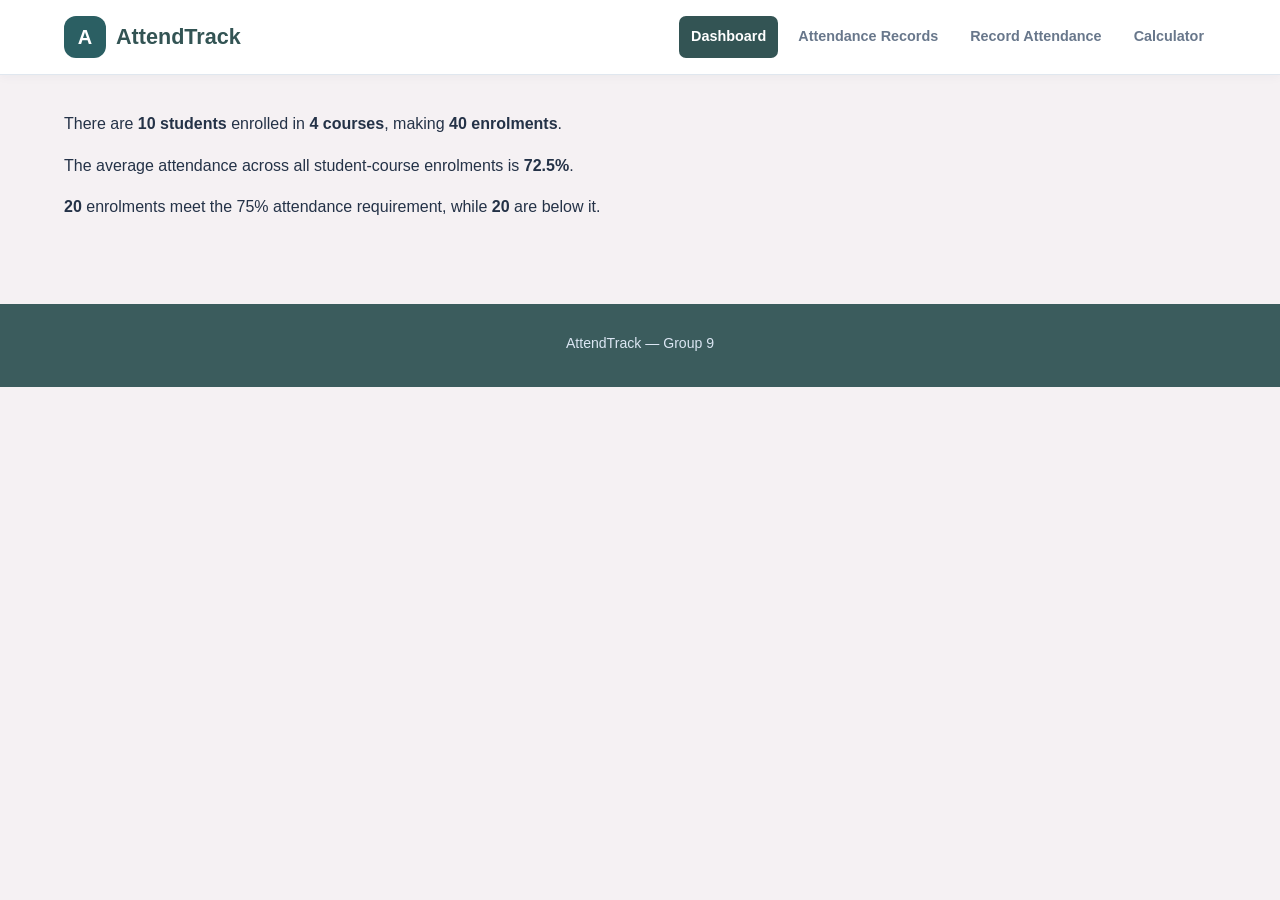
<file: index.html>
<!DOCTYPE html>
<html lang="en">
<head>
  <meta charset="UTF-8">
  <meta name="viewport" content="width=device-width, initial-scale=1">
  <meta name="description" content="Group 9 student attendance dashboard">
  <title>Dashboard | AttendTrack</title>
  <link rel="stylesheet" href="style.css">
  <script src="script.js" defer></script>
</head>
<body>
  <header class="site-header">
    <a class="brand" href="index.html">
      <span class="brand-icon">A</span> AttendTrack
    </a>
    <nav class="main-nav" aria-label="Main navigation">
      <a href="index.html" aria-current="page">Dashboard</a>
      <a href="records.html">Attendance Records</a>
      <a href="record-attendance.html">Record Attendance</a>
      <a href="calculator.html">Calculator</a>
    </nav>
  </header>

  <main class="container">
    <section id="dashboard-summary" class="page-section">
      <p class="eyebrow">GROUP 9 · ACADEMIC MANAGEMENT</p>
      <h1>Student Attendance Dashboard</h1>
      <p class="muted">
        Monitor student enrolments, attendance, participation and eligibility.
      </p>

      <div class="stats-grid">
        <article class="stat-card">
          <p>Total students</p>
          <h2 id="total-students">0</h2>
          <span>Registered sample students</span>
        </article>

        <article class="stat-card">
          <p>Course enrolments</p>
          <h2 id="total-enrolments">0</h2>
          <span>Student-course registrations</span>
        </article>

        <article class="stat-card">
          <p>Average attendance</p>
          <h2 id="average-attendance">0%</h2>
          <span>Across all enrolments</span>
        </article>

        <article class="stat-card">
          <p>Eligible enrolments</p>
          <h2 id="eligible-students">0</h2>
          <span>Meeting the required percentage</span>
        </article>

        <article class="stat-card">
          <p>Below requirement</p>
          <h2 id="below-requirement">0</h2>
          <span>Needing attendance improvement</span>
        </article>
      </div>

      <div class="panel">
        <div class="section-heading">
          <div>
            <h2>Attendance overview</h2>
            <p class="muted">Your current sample-data summary.</p>
          </div>
          <a href="records.html">View records →</a>
        </div>
        <p>Minimum attendance requirement: <strong>75%</strong> by default.</p>
        <p>Each student is enrolled in all four courses.</p>
        <a class="button button-primary" href="record-attendance.html">
          + Record attendance
        </a>
        <a class="button button-primary" href="calculator.html">
          Open calculator
        </a>
      </div>
    </section>
  </main>

  <footer class="site-footer">
    <p>AttendTrack — Group 9</p>
    
  </footer>
</body>
</html>
</file>
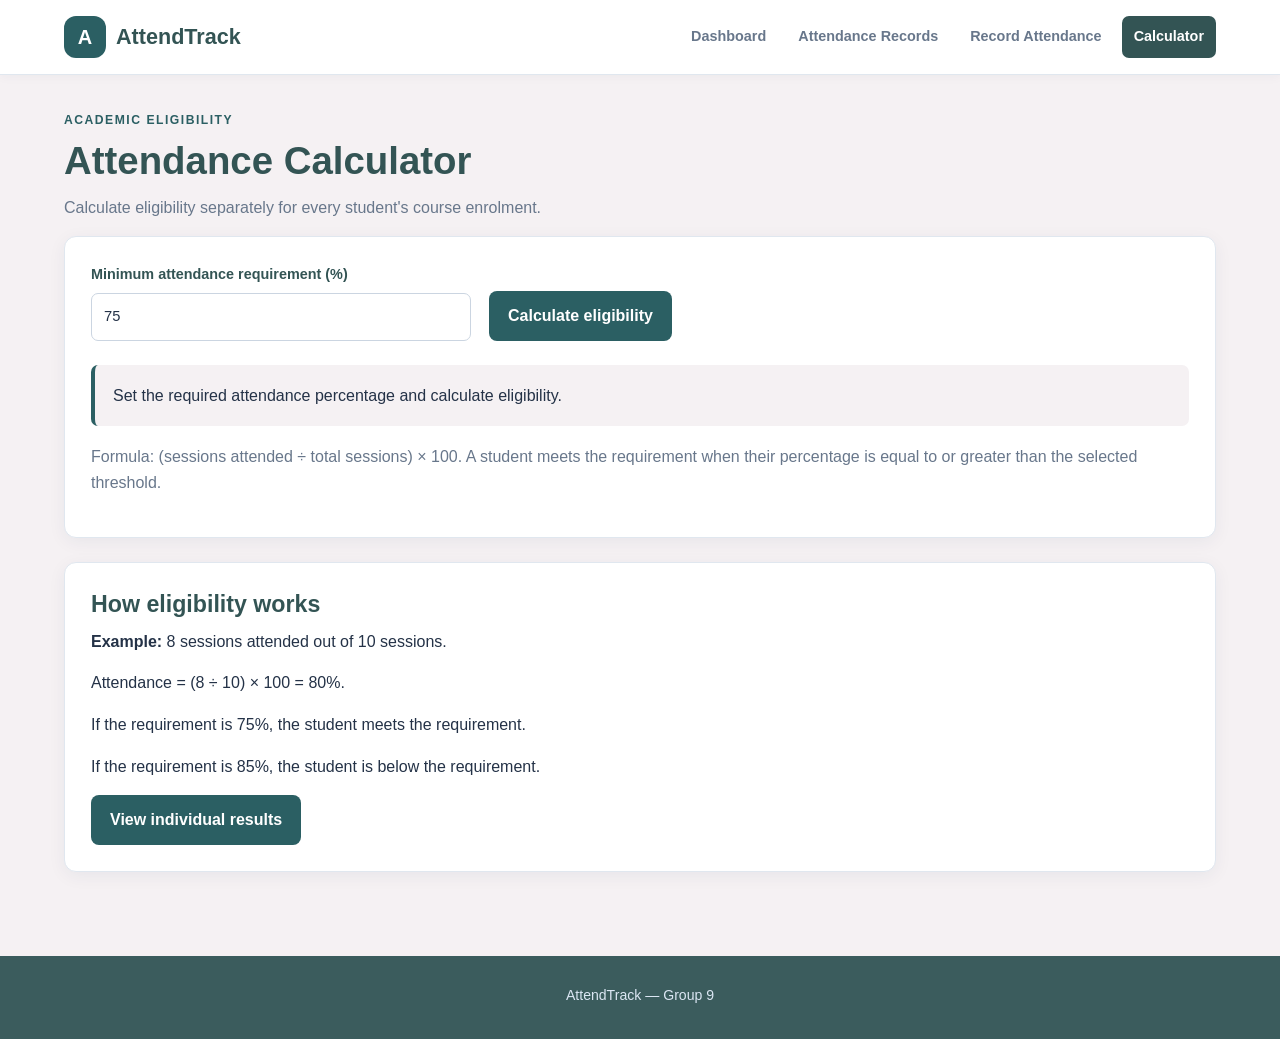
<file: calculator.html>
<!DOCTYPE html>
<html lang="en">
<head>
  <meta charset="UTF-8">
  <meta name="viewport" content="width=device-width, initial-scale=1">
  <title>Attendance Calculator | AttendTrack</title>
  <link rel="stylesheet" href="style.css">
  <script src="script.js" defer></script>
</head>
<body>
  <header class="site-header">
    <a class="brand" href="index.html">
      <span class="brand-icon">A</span> AttendTrack
    </a>
    <nav class="main-nav" aria-label="Main navigation">
      <a href="index.html">Dashboard</a>
      <a href="records.html">Attendance Records</a>
      <a href="record-attendance.html">Record Attendance</a>
      <a href="calculator.html" aria-current="page">Calculator</a>
    </nav>
  </header>

  <main class="container">
    <section class="page-section">
      <p class="eyebrow">ACADEMIC ELIGIBILITY</p>
      <h1>Attendance Calculator</h1>
      <p class="muted">
        Calculate eligibility separately for every student's course enrolment.
      </p>

      <div class="panel">
        <div class="calculator-controls">
          <div class="form-group">
            <label for="requirement-input">
              Minimum attendance requirement (%)
            </label>
            <input type="number" id="requirement-input"
              min="1" max="100" step="1" value="75" required>
          </div>

          <button type="button" id="calculate-button"
            class="button button-primary">
            Calculate eligibility
          </button>
        </div>

        <div id="calculator-result" role="status" aria-live="polite">
          Set the required attendance percentage and calculate eligibility.
        </div>

        <p class="muted">
          Formula: (sessions attended ÷ total sessions) × 100.
          A student meets the requirement when their percentage is equal
          to or greater than the selected threshold.
        </p>
      </div>

      <div class="panel">
        <h2>How eligibility works</h2>
        <p><strong>Example:</strong> 8 sessions attended out of 10 sessions.</p>
        <p>Attendance = (8 ÷ 10) × 100 = 80%.</p>
        <p>If the requirement is 75%, the student meets the requirement.</p>
        <p>If the requirement is 85%, the student is below the requirement.</p>
        <a class="button button-primary" href="records.html">
          View individual results
        </a>
      </div>
    </section>
  </main>

  <footer class="site-footer">
    <p>AttendTrack — Group 9</p>
  </footer>
</body>
</html>
</file>
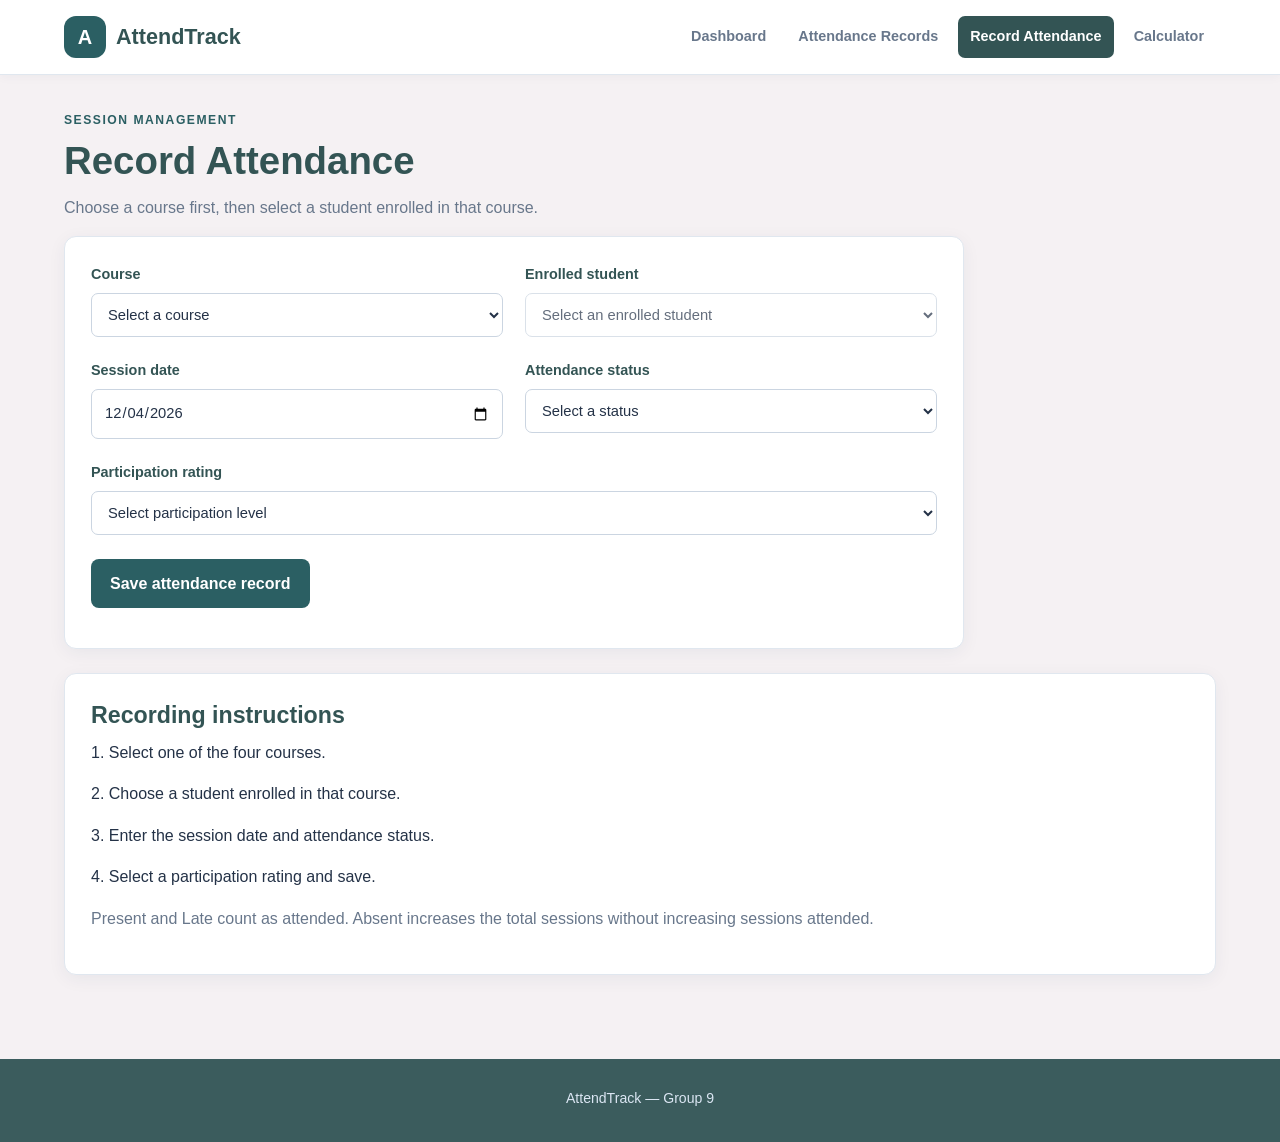
<file: record-attendance.html>
<!DOCTYPE html>
<html lang="en">
<head>
  <meta charset="UTF-8">
  <meta name="viewport" content="width=device-width, initial-scale=1">
  <title>Record Attendance | AttendTrack</title>
  <link rel="stylesheet" href="style.css">
  <script src="script.js" defer></script>
</head>
<body>
  <header class="site-header">
    <a class="brand" href="index.html">
      <span class="brand-icon">A</span> AttendTrack
    </a>
    <nav class="main-nav" aria-label="Main navigation">
      <a href="index.html">Dashboard</a>
      <a href="records.html">Attendance Records</a>
      <a href="record-attendance.html" aria-current="page">Record Attendance</a>
      <a href="calculator.html">Calculator</a>
    </nav>
  </header>

  <main class="container">
    <section class="page-section">
      <p class="eyebrow">SESSION MANAGEMENT</p>
      <h1>Record Attendance</h1>
      <p class="muted">
        Choose a course first, then select a student enrolled in that course.
      </p>

      <div class="panel form-panel">
        <form id="attendance-form">
          <div class="form-grid">
            <div class="form-group">
              <label for="session-course">Course</label>
              <select id="session-course" name="course"
                data-course-options required>
                <option value="">Select a course</option>
              </select>
            </div>

            <div class="form-group">
              <label for="student-select">Enrolled student</label>
              <select id="student-select" name="studentId"
                required disabled>
                <option value="">Select a course first</option>
              </select>
            </div>

            <div class="form-group">
              <label for="session-date">Session date</label>
              <input type="date" id="session-date"
                name="sessionDate" required>
            </div>

            <div class="form-group">
              <label for="attendance-status">Attendance status</label>
              <select id="attendance-status" name="status" required>
                <option value="">Select a status</option>
                <option value="Present">Present</option>
                <option value="Late">Late</option>
                <option value="Absent">Absent</option>
              </select>
            </div>

            <div class="form-group full-width">
              <label for="participation">Participation rating</label>
              <select id="participation" name="participation" required>
                <option value="">Select participation level</option>
                <option value="Excellent">Excellent</option>
                <option value="Good">Good</option>
                <option value="Fair">Fair</option>
                <option value="Poor">Poor</option>
              </select>
            </div>
          </div>

          <button type="submit" class="button button-primary">
            Save attendance record
          </button>

          <p id="form-message" role="status" aria-live="polite"></p>
        </form>
      </div>

      <div class="panel">
        <h2>Recording instructions</h2>
        <p>1. Select one of the four courses.</p>
        <p>2. Choose a student enrolled in that course.</p>
        <p>3. Enter the session date and attendance status.</p>
        <p>4. Select a participation rating and save.</p>
        <p class="muted">
          Present and Late count as attended. Absent increases the total
          sessions without increasing sessions attended.
        </p>
      </div>
    </section>
  </main>

  <footer class="site-footer">
    <p>AttendTrack — Group 9</p>
  </footer>
</body>
</html>
</file>
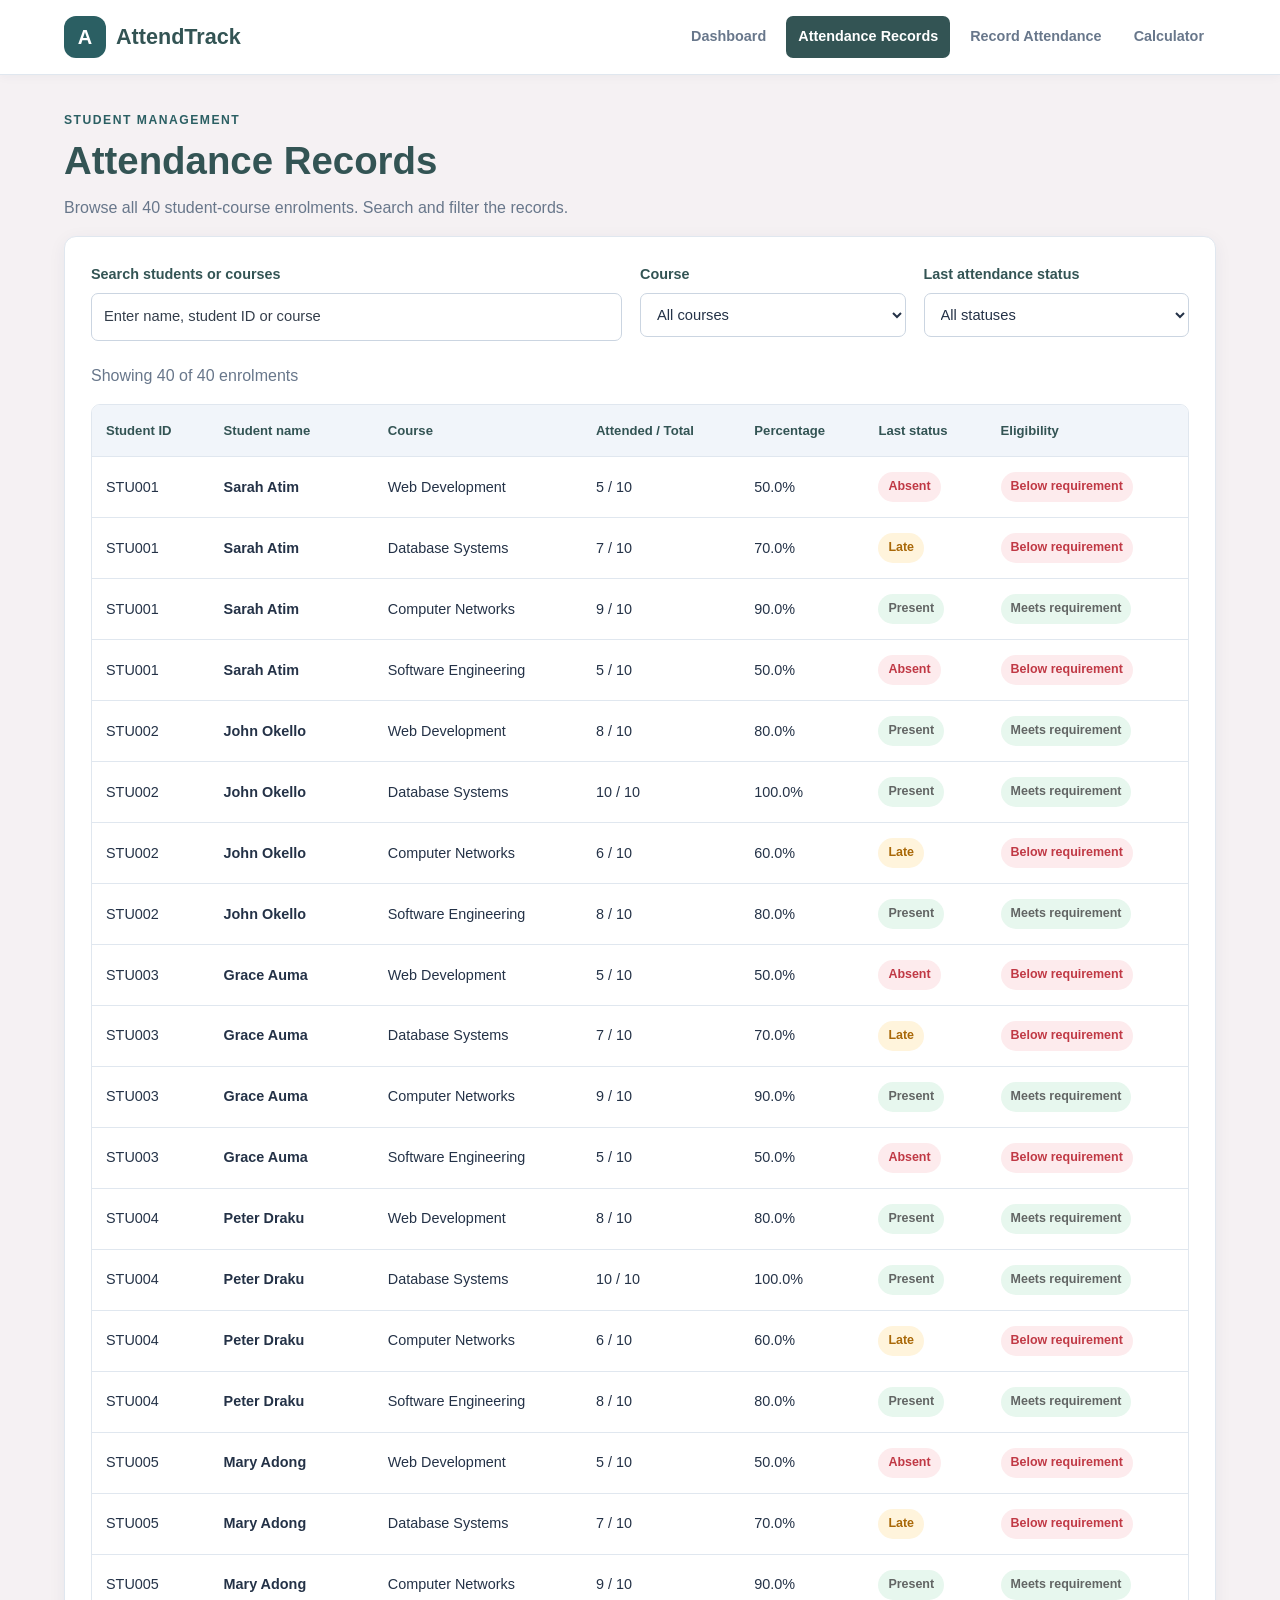
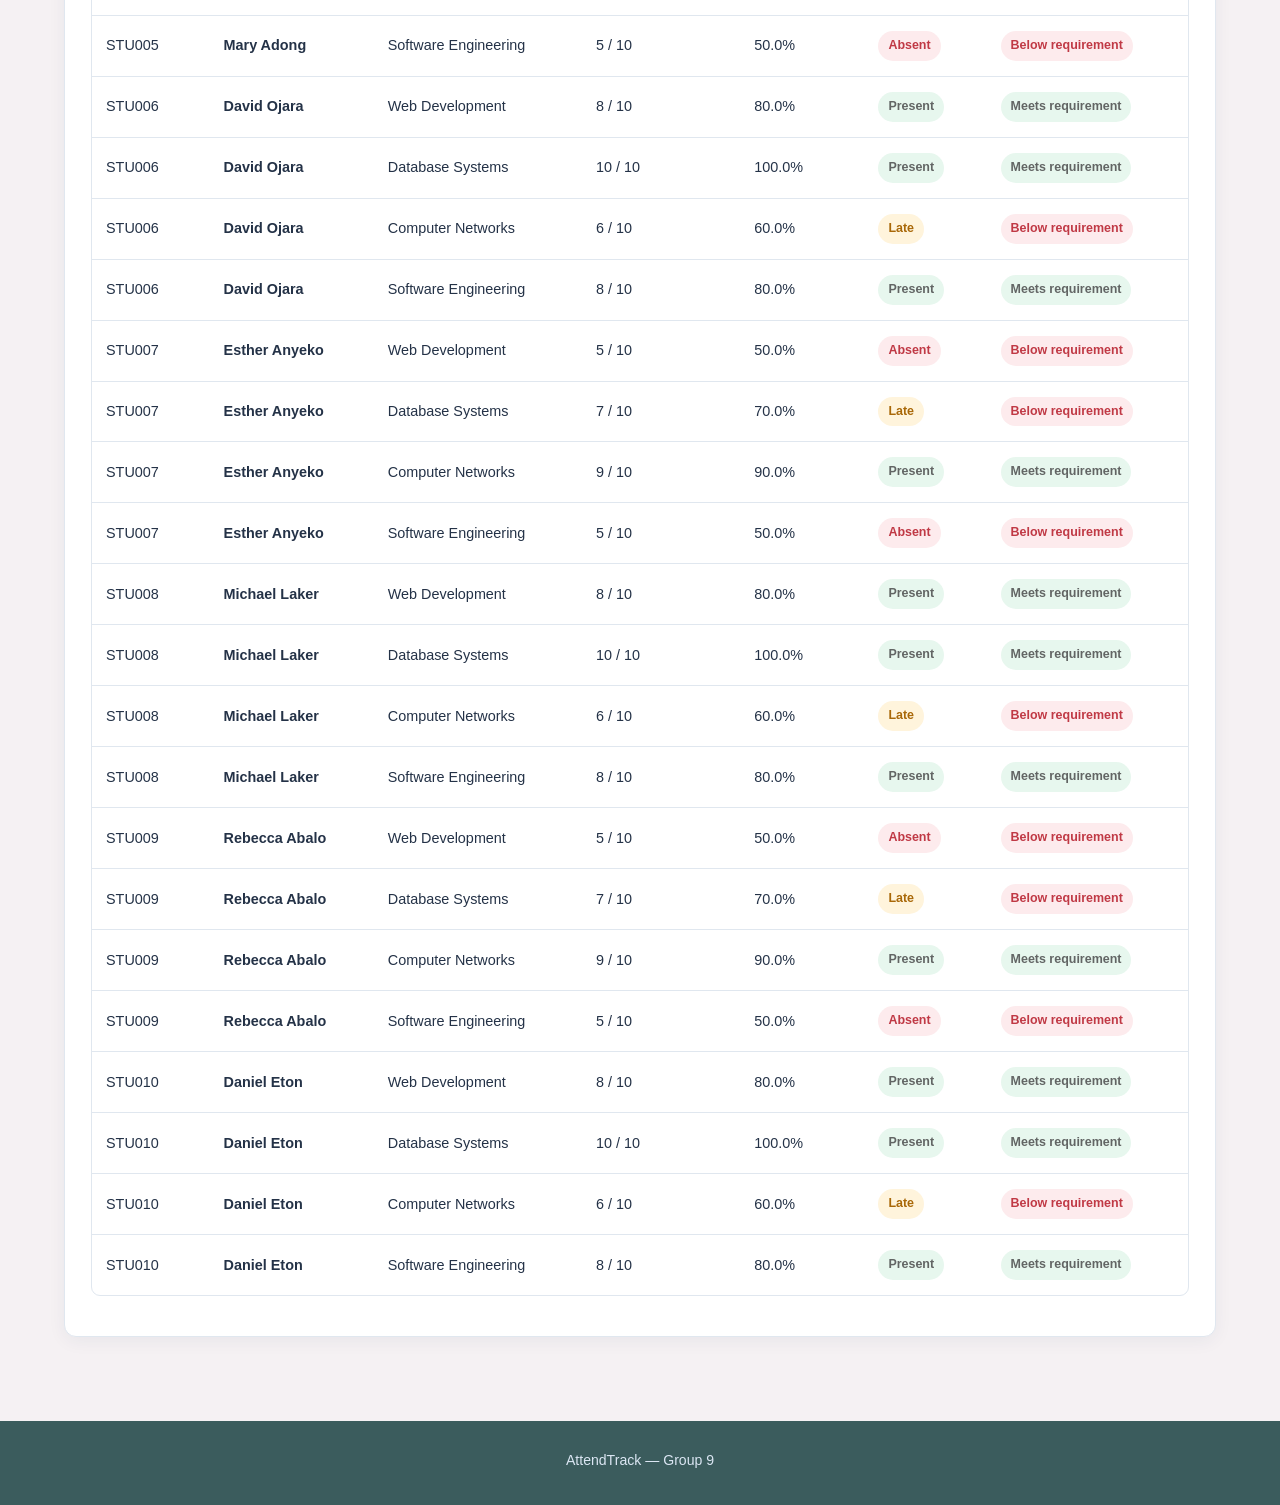
<file: records.html>
<!DOCTYPE html>
<html lang="en">
<head>
  <meta charset="UTF-8">
  <meta name="viewport" content="width=device-width, initial-scale=1">
  <title>Attendance Records | AttendTrack</title>
  <link rel="stylesheet" href="style.css">
  <script src="script.js" defer></script>
</head>
<body>
  <header class="site-header">
    <a class="brand" href="index.html">
      <span class="brand-icon">A</span> AttendTrack
    </a>
    <nav class="main-nav" aria-label="Main navigation">
      <a href="index.html">Dashboard</a>
      <a href="records.html" aria-current="page">Attendance Records</a>
      <a href="record-attendance.html">Record Attendance</a>
      <a href="calculator.html">Calculator</a>
    </nav>
  </header>

  <main class="container">
    <section class="page-section">
      <p class="eyebrow">STUDENT MANAGEMENT</p>
      <h1>Attendance Records</h1>
      <p class="muted">
        Browse all 40 student-course enrolments. Search and filter the records.
      </p>

      <div class="panel">
        <div class="filters">
          <div class="form-group search-field">
            <label for="search-input">Search students or courses</label>
            <input type="search" id="search-input"
              placeholder="Enter name, student ID or course">
          </div>

          <div class="form-group">
            <label for="course-filter">Course</label>
            <select id="course-filter" data-course-options>
              <option value="">All courses</option>
            </select>
          </div>

          <div class="form-group">
            <label for="status-filter">Last attendance status</label>
            <select id="status-filter">
              <option value="">All statuses</option>
              <option value="Present">Present</option>
              <option value="Late">Late</option>
              <option value="Absent">Absent</option>
            </select>
          </div>
        </div>

        <p id="records-count" class="muted" aria-live="polite"></p>

        <div class="table-wrapper">
          <table>
            <caption class="sr-only">Attendance by student and course</caption>
            <thead>
              <tr>
                <th scope="col">Student ID</th>
                <th scope="col">Student name</th>
                <th scope="col">Course</th>
                <th scope="col">Attended / Total</th>
                <th scope="col">Percentage</th>
                <th scope="col">Last status</th>
                <th scope="col">Eligibility</th>
              </tr>
            </thead>
            <tbody id="attendance-table-body">
              <tr><td colspan="7">Loading records...</td></tr>
            </tbody>
          </table>
        </div>

        <p id="records-message" role="status" aria-live="polite"></p>
      </div>
    </section>
  </main>

  <footer class="site-footer">
    <p>AttendTrack — Group 9</p>
  </footer>
</body>
</html>
</file>
<file: style.css>
/* Highlight the page currently being viewed */
.main-nav a[aria-current="page"] {
  color: white;
  background: var(--primary);
}

/* Give adjacent dashboard action buttons some space */
#dashboard-summary .button + .button {
  margin-left: 8px;
}

/* Improve table readability */
tbody tr:focus-within {
  outline: 2px solid var(--secondary);
  outline-offset: -2px;
}

/* =========================================
   GROUP 9: ATTENDANCE CALCULATOR
   External stylesheet
   ========================================= */

/* 1. Global styles and CSS variables */

:root {
  --primary: #335454;
  --primary-dark: #3b5c5d;
  --secondary: #2b5f63;
  --secondary-light: #e5f5f5;
  --background: #f5f1f3;
  --surface: #ffffff;
  --text: #243247;
  --muted: #68778b;
  --border: #e0e7ef;
  --success: #626564;
  --success-light: #e7f7ee;
  --warning: #a96808;
  --warning-light: #fff4dc;
  --danger: #c03945;
  --danger-light: #fdebed;
  --shadow: 0 4px 18px rgba(23, 54, 93, 0.06);
  --radius: 12px;
}

* {
  box-sizing: border-box;
}

html {
  scroll-behavior: smooth;
  scroll-padding-top: 100px;
}

body {
  margin: 0;
  font-family: Arial, Helvetica, sans-serif;
  font-size: 16px;
  line-height: 1.6;
  color: var(--text);
  background: var(--background);
}

/* 2. Header and navigation */

.site-header {
  position: sticky;
  top: 0;
  z-index: 100;
  display: flex;
  align-items: center;
  justify-content: space-between;
  gap: 24px;
  padding: 16px 5%;
  background: var(--surface);
  border-bottom: 1px solid var(--border);
  box-shadow: 0 2px 10px rgba(23, 54, 93, 0.04);
}

.brand {
  display: inline-flex;
  align-items: center;
  gap: 10px;
  color: var(--primary);
  font-size: 1.35rem;
  font-weight: 800;
  text-decoration: none;
  white-space: nowrap;
}

.brand-icon {
  display: grid;
  width: 42px;
  height: 42px;
  place-items: center;
  color: white;
  background: var(--secondary);
  border-radius: 12px;
  font-size: 1.25rem;
  font-weight: 800;
}

.main-nav {
  display: flex;
  align-items: center;
  justify-content: flex-end;
  flex-wrap: wrap;
  gap: 8px;
}

.main-nav a {
  padding: 9px 12px;
  color: var(--muted);
  font-size: 0.9rem;
  font-weight: 600;
  text-decoration: none;
  border-radius: 7px;
  transition: background 0.2s ease, color 0.2s ease;
}

.main-nav a:hover,
.main-nav a:focus-visible {
  color: var(--secondary);
  background: var(--secondary-light);
}

/* 3. Main page layout */

.container {
  width: min(1440px, 100%);
  margin: 0 auto;
  padding: 36px 5%;
}

.page-section {
  margin-bottom: 48px;
  scroll-margin-top: 100px;
}

.welcome {
  display: flex;
  align-items: center;
  justify-content: space-between;
  gap: 24px;
  margin-bottom: 28px;
}

.eyebrow {
  margin: 0 0 8px;
  color: var(--secondary);
  font-size: 0.76rem;
  font-weight: 800;
  letter-spacing: 1.5px;
}

h1,
h2,
h3,
p {
  margin-top: 0;
}

h1 {
  margin-bottom: 10px;
  color: var(--primary);
  font-size: clamp(1.8rem, 3vw, 2.5rem);
  line-height: 1.2;
}

h2 {
  margin-bottom: 8px;
  color: var(--primary);
  font-size: 1.45rem;
  line-height: 1.35;
}

h3 {
  color: var(--primary);
}

.muted {
  color: var(--muted);
}

.welcome .muted,
.section-heading .muted {
  margin-bottom: 0;
  max-width: 720px;
}

/* 4. Reusable buttons */

.button {
  display: inline-flex;
  align-items: center;
  justify-content: center;
  gap: 8px;
  min-height: 44px;
  padding: 11px 18px;
  border: 1px solid transparent;
  border-radius: 8px;
  font: inherit;
  font-weight: 700;
  text-align: center;
  text-decoration: none;
  cursor: pointer;
  transition: background 0.2s ease, transform 0.2s ease;
}

.button:hover {
  transform: translateY(-1px);
}

.button:focus-visible {
  outline: 3px solid #70c8d0;
  outline-offset: 3px;
}

.button-primary {
  color: white;
  background: var(--secondary);
}

.button-primary:hover {
  background: #c6723e;
}

button:disabled {
  opacity: 0.6;
  cursor: not-allowed;
}

/* 5. Dashboard statistics */

.stats-grid {
  display: grid;
  grid-template-columns: repeat(4, minmax(0, 1fr));
  gap: 18px;
  margin-bottom: 28px;
}

.stat-card {
  min-width: 0;
  padding: 23px;
  background: var(--surface);
  border: 1px solid var(--border);
  border-radius: var(--radius);
  box-shadow: var(--shadow);
  border-top: 4px solid var(--secondary);
}

.stat-card p {
  margin-bottom: 10px;
  color: var(--muted);
  font-size: 0.92rem;
  font-weight: 600;
}

.stat-card h2 {
  margin-bottom: 8px;
  font-size: 2rem;
  overflow-wrap: anywhere;
}

.stat-card span {
  color: var(--muted);
  font-size: 0.8rem;
}

/* 6. Panels and section headings */

.panel {
  padding: 26px;
  margin-bottom: 24px;
  background: var(--surface);
  border: 1px solid var(--border);
  border-radius: var(--radius);
  box-shadow: var(--shadow);
}

.section-heading {
  display: flex;
  align-items: center;
  justify-content: space-between;
  gap: 18px;
  margin-bottom: 22px;
}

.section-heading a {
  color: var(--secondary);
  font-weight: 700;
  text-decoration: none;
}

.section-heading a:hover {
  text-decoration: underline;
}

.summary-content {
  padding: 18px;
  background: var(--background);
  border-radius: 9px;
}

/* 7. Search and filter controls */

.filters {
  display: grid;
  grid-template-columns: 2fr 1fr 1fr;
  gap: 18px;
  margin-bottom: 22px;
}

.form-group {
  display: flex;
  flex-direction: column;
  gap: 7px;
  min-width: 0;
}

.form-group label {
  color: var(--primary);
  font-size: 0.9rem;
  font-weight: 700;
}

input,
select,
textarea {
  width: 100%;
  min-height: 44px;
  padding: 11px 12px;
  color: var(--text);
  background: white;
  border: 1px solid #cbd5e1;
  border-radius: 7px;
  font: inherit;
  font-size: 0.92rem;
}

input::placeholder {
  color: #343e4b;
}

input:focus,
select:focus,
textarea:focus {
  outline: 3px solid rgba(8, 127, 140, 0.16);
  border-color: var(--secondary);
}

input:invalid:not(:placeholder-shown) {
  border-color: var(--danger);
}

/* 8. Attendance table */

.table-wrapper {
  width: 100%;
  overflow-x: auto;
  border: 1px solid var(--border);
  border-radius: 9px;
}

table {
  width: 100%;
  border-collapse: collapse;
  text-align: left;
}

th,
td {
  padding: 15px 14px;
  border-bottom: 1px solid var(--border);
  vertical-align: middle;
}

th {
  color: var(--primary);
  background: #f1f5fa;
  font-size: 0.82rem;
  font-weight: 800;
  white-space: nowrap;
}

td {
  font-size: 0.9rem;
}

tbody tr:last-child td {
  border-bottom: none;
}

tbody tr:hover {
  background: #f8fbff;
}

/* 9. Status badges
   JavaScript can apply these classes to status elements. */

.status-badge {
  display: inline-block;
  padding: 5px 10px;
  border-radius: 20px;
  font-size: 0.78rem;
  font-weight: 800;
  white-space: nowrap;
}

.status-present,
.status-eligible {
  color: var(--success);
  background: var(--success-light);
}

.status-late,
.status-warning {
  color: var(--warning);
  background: var(--warning-light);
}

.status-absent,
.status-ineligible {
  color: var(--danger);
  background: var(--danger-light);
}

/* 10. Attendance recording form */

.form-panel {
  max-width: 900px;
}

.form-grid {
  display: grid;
  grid-template-columns: repeat(2, minmax(0, 1fr));
  gap: 22px;
  margin-bottom: 24px;
}

.full-width {
  grid-column: 1 / -1;
}

#form-message,
#records-message {
  margin: 14px 0 0;
  font-weight: 600;
}

.message-success {
  padding: 12px 14px;
  color: var(--success);
  background: var(--success-light);
  border-radius: 7px;
}

.message-error {
  padding: 12px 14px;
  color: var(--danger);
  background: var(--danger-light);
  border-radius: 7px;
}

/* 11. Attendance calculator */

.calculator-controls {
  display: flex;
  align-items: flex-end;
  flex-wrap: wrap;
  gap: 18px;
  margin-bottom: 24px;
}

.calculator-controls .form-group {
  flex: 1 1 250px;
  max-width: 380px;
}

#calculator-result {
  padding: 18px;
  margin-bottom: 18px;
  background: var(--background);
  border-left: 4px solid var(--secondary);
  border-radius: 7px;
}

/* 12. Accessibility helpers */

.sr-only {
  position: absolute;
  width: 1px;
  height: 1px;
  padding: 0;
  margin: -1px;
  overflow: hidden;
  clip: rect(0, 0, 0, 0);
  white-space: nowrap;
  border: 0;
}

a:focus-visible,
input:focus-visible,
select:focus-visible {
  outline: 3px solid #bdd070;
  outline-offset: 2px;
}

/* 13. Footer */

.site-footer {
  padding: 28px 5%;
  color: #dbe6f3;
  background: var(--primary-dark);
  text-align: center;
}

.site-footer p {
  margin-bottom: 5px;
  font-size: 0.88rem;
}

/* 14. Responsive design: tablets */

@media (max-width: 1000px) {
  .site-header {
    align-items: flex-start;
    flex-direction: column;
    gap: 12px;
  }

  .main-nav {
    justify-content: flex-start;
  }

  .stats-grid {
    grid-template-columns: repeat(2, minmax(0, 1fr));
  }

  .filters {
    grid-template-columns: repeat(2, minmax(0, 1fr));
  }

  .search-field {
    grid-column: 1 / -1;
  }
}

/* 15. Responsive design: mobile phones */

@media (max-width: 600px) {
  html {
    scroll-padding-top: 150px;
  }

  .site-header {
    padding: 14px 4%;
  }

  .main-nav {
    display: grid;
    grid-template-columns: repeat(2, minmax(0, 1fr));
    width: 100%;
    gap: 5px;
  }

  .main-nav a {
    padding: 9px 7px;
    font-size: 0.82rem;
    text-align: center;
  }

  .container {
    padding: 26px 4%;
  }

  .welcome {
    align-items: stretch;
    flex-direction: column;
  }

  .welcome .button {
    width: 100%;
  }

  .stats-grid {
    grid-template-columns: 1fr;
    gap: 13px;
  }

  .stat-card {
    padding: 19px;
  }

  .panel {
    padding: 17px;
  }

  .section-heading {
    align-items: flex-start;
    flex-direction: column;
  }

  .filters,
  .form-grid {
    grid-template-columns: 1fr;
  }

  .search-field,
  .full-width {
    grid-column: auto;
  }

  .calculator-controls {
    align-items: stretch;
    flex-direction: column;
  }

  .calculator-controls .form-group {
    max-width: none;
  }

  .calculator-controls .button {
    width: 100%;
  }

  h1 {
    font-size: 1.8rem;
  }

  h2 {
    font-size: 1.3rem;
  }

  th,
  td {
    padding: 12px 10px;
  }
}

/* 16. Respect reduced-motion preferences */

@media (prefers-reduced-motion: reduce) {
  *,
  *::before,
  *::after {
    scroll-behavior: auto !important;
    transition-duration: 0.01ms !important;
    animation-duration: 0.01ms !important;
    animation-iteration-count: 1 !important;
  }
}
</file>
